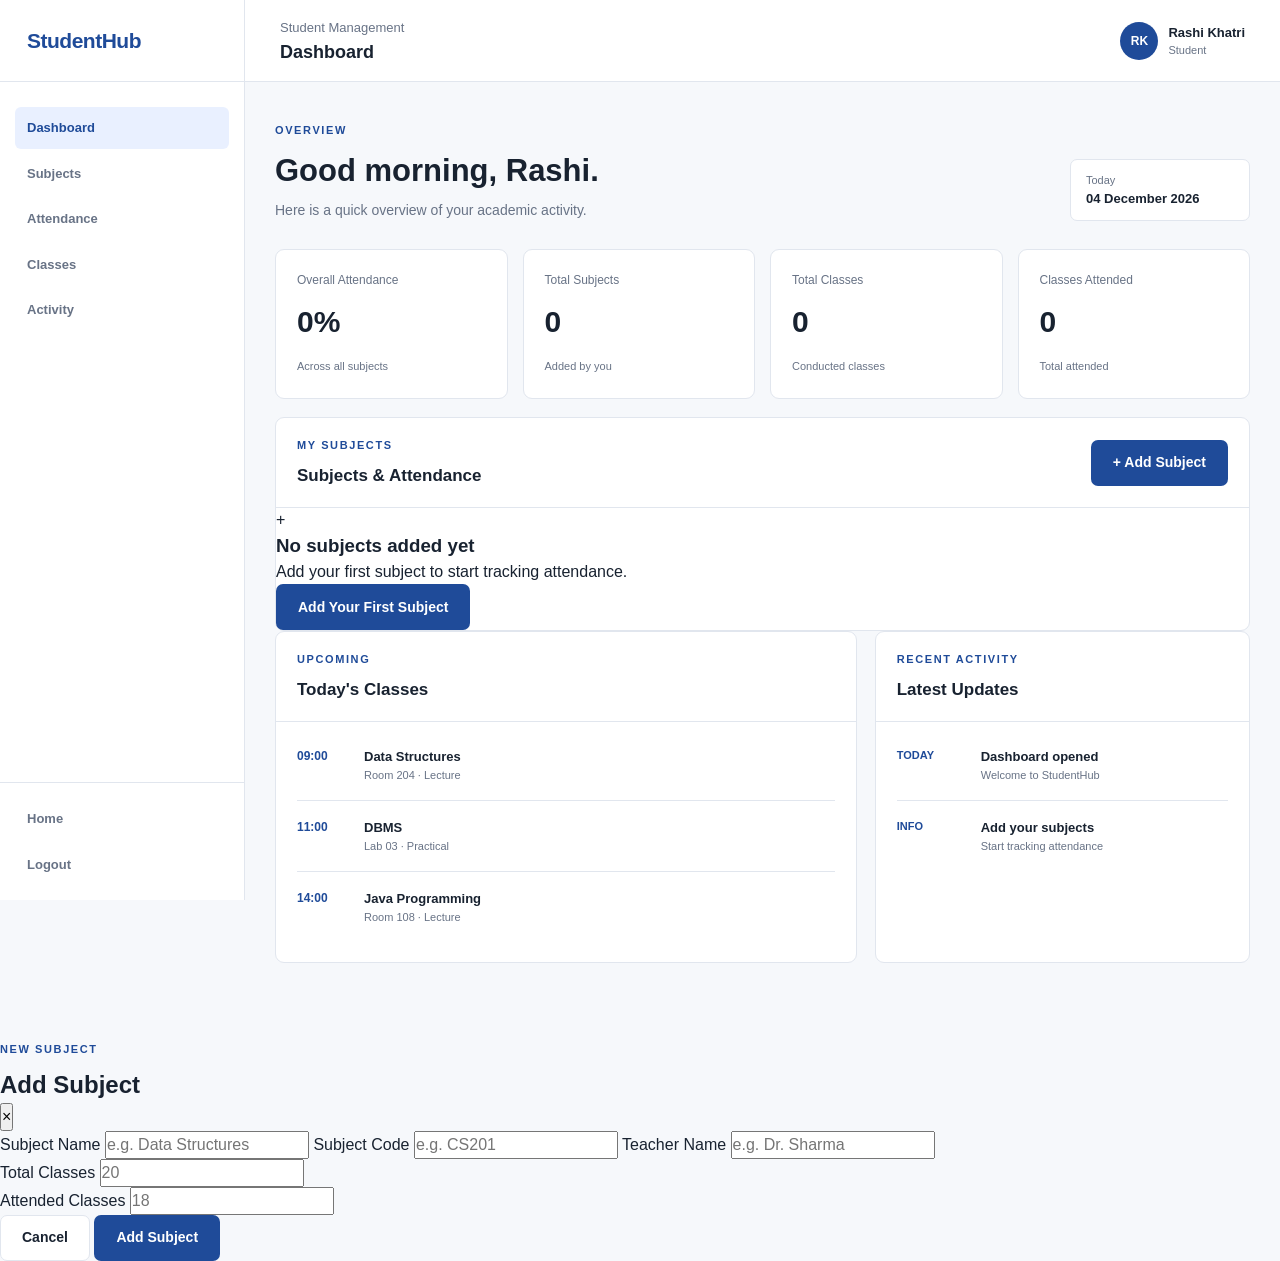
<file: index.html>
<!DOCTYPE html>
<html lang="en">

<head>
    <meta charset="UTF-8">
    <meta name="viewport" content="width=device-width, initial-scale=1.0">
    <title>Dashboard | StudentHub</title>
    <link rel="stylesheet" href="style.css">
</head>

<body class="dashboard-page">

    <!-- SIDEBAR -->
    <aside class="sidebar" id="sidebar">

        <div class="sidebar-brand">
            <a href="index.html" class="brand">StudentHub</a>
        </div>

        <nav class="side-nav">
            <a href="#dashboard" class="side-link active">Dashboard</a>
            <a href="#subjects" class="side-link">Subjects</a>
            <a href="#attendance" class="side-link">Attendance</a>
            <a href="#classes" class="side-link">Classes</a>
            <a href="#activity" class="side-link">Activity</a>
        </nav>

        <div class="sidebar-bottom">
            <a href="index.html" class="side-link">Home</a>
            <a href="login.html" class="side-link" id="logoutLink">Logout</a>
        </div>

    </aside>


    <!-- MAIN -->
    <div class="dashboard-main">

        <!-- HEADER -->
        <header class="dashboard-header">

            <button class="menu-btn" id="menuBtn">
                ☰
            </button>

            <div>
                <span class="muted">Student Management</span>
                <h2>Dashboard</h2>
            </div>

            <div class="profile">

                <div class="profile-avatar">
                    RK
                </div>

                <div class="profile-info">
                    <strong>Rashi Khatri</strong>
                    <span>Student</span>
                </div>

            </div>

        </header>


        <main class="dashboard-content" id="dashboard">

            <!-- WELCOME -->
            <section class="welcome-row">

                <div>
                    <p class="eyebrow">OVERVIEW</p>

                    <h1>
                        Good morning, Rashi.
                    </h1>

                    <p>
                        Here is a quick overview of your academic activity.
                    </p>
                </div>

                <div class="date-box">
                    <span>Today</span>
                    <strong id="todayDate"></strong>
                </div>

            </section>


            <!-- STATISTICS -->
            <section class="stats-grid">

                <article class="dashboard-card stat-card">

                    <span class="stat-label">
                        Overall Attendance
                    </span>

                    <strong class="stat-value" id="overallAttendance">
                        0%
                    </strong>

                    <span class="stat-note">
                        Across all subjects
                    </span>

                </article>


                <article class="dashboard-card stat-card">

                    <span class="stat-label">
                        Total Subjects
                    </span>

                    <strong class="stat-value" id="totalSubjects">
                        0
                    </strong>

                    <span class="stat-note">
                        Added by you
                    </span>

                </article>


                <article class="dashboard-card stat-card">

                    <span class="stat-label">
                        Total Classes
                    </span>

                    <strong class="stat-value" id="totalClasses">
                        0
                    </strong>

                    <span class="stat-note">
                        Conducted classes
                    </span>

                </article>


                <article class="dashboard-card stat-card">

                    <span class="stat-label">
                        Classes Attended
                    </span>

                    <strong class="stat-value" id="attendedClasses">
                        0
                    </strong>

                    <span class="stat-note">
                        Total attended
                    </span>

                </article>

            </section>


            <!-- SUBJECT SECTION -->
            <section class="dashboard-card subjects-card" id="subjects">

                <div class="card-heading">

                    <div>
                        <p class="eyebrow">MY SUBJECTS</p>

                        <h3>
                            Subjects & Attendance
                        </h3>
                    </div>

                    <button
                        class="btn btn-primary add-subject-btn"
                        id="openSubjectModal">

                        + Add Subject

                    </button>

                </div>


                <!-- SUBJECT LIST -->
                <div id="subjectList" class="subject-list">

                    <!-- JavaScript will add subjects here -->

                </div>


                <!-- EMPTY MESSAGE -->
                <div id="emptySubjects" class="empty-subjects">

                    <div class="empty-icon">
                        +
                    </div>

                    <h3>
                        No subjects added yet
                    </h3>

                    <p>
                        Add your first subject to start
                        tracking attendance.
                    </p>

                    <button
                        class="btn btn-primary"
                        id="emptyAddButton">

                        Add Your First Subject

                    </button>

                </div>

            </section>


            <!-- CLASSES + ACTIVITY -->
            <section class="content-grid">


                <!-- CLASSES -->
                <article class="dashboard-card" id="classes">

                    <div class="card-heading">

                        <div>

                            <p class="eyebrow">
                                UPCOMING
                            </p>

                            <h3>
                                Today's Classes
                            </h3>

                        </div>

                    </div>


                    <div class="class-list">

                        <div class="class-item">

                            <div class="time">
                                09:00
                            </div>

                            <div>

                                <strong>
                                    Data Structures
                                </strong>

                                <span>
                                    Room 204 · Lecture
                                </span>

                            </div>

                        </div>


                        <div class="class-item">

                            <div class="time">
                                11:00
                            </div>

                            <div>

                                <strong>
                                    DBMS
                                </strong>

                                <span>
                                    Lab 03 · Practical
                                </span>

                            </div>

                        </div>


                        <div class="class-item">

                            <div class="time">
                                14:00
                            </div>

                            <div>

                                <strong>
                                    Java Programming
                                </strong>

                                <span>
                                    Room 108 · Lecture
                                </span>

                            </div>

                        </div>

                    </div>

                </article>


                <!-- ACTIVITY -->
                <article class="dashboard-card" id="activity">

                    <div class="card-heading">

                        <div>

                            <p class="eyebrow">
                                RECENT ACTIVITY
                            </p>

                            <h3>
                                Latest Updates
                            </h3>

                        </div>

                    </div>


                    <div class="activity-list">

                        <div class="activity-item">

                            <span class="activity-date">
                                TODAY
                            </span>

                            <div>
                                <strong>
                                    Dashboard opened
                                </strong>

                                <span>
                                    Welcome to StudentHub
                                </span>
                            </div>

                        </div>


                        <div class="activity-item">

                            <span class="activity-date">
                                INFO
                            </span>

                            <div>
                                <strong>
                                    Add your subjects
                                </strong>

                                <span>
                                    Start tracking attendance
                                </span>
                            </div>

                        </div>

                    </div>

                </article>

            </section>

        </main>

    </div>


    <!-- OVERLAY -->
    <div
        class="sidebar-overlay"
        id="sidebarOverlay">
    </div>


    <!-- ADD SUBJECT MODAL -->
    <div
        class="modal-overlay"
        id="subjectModal">

        <div class="modal">

            <div class="modal-header">

                <div>

                    <p class="eyebrow">
                        NEW SUBJECT
                    </p>

                    <h2>
                        Add Subject
                    </h2>

                </div>

                <button
                    class="close-btn"
                    id="closeSubjectModal">

                    ×

                </button>

            </div>


            <form id="subjectForm">


                <label>
                    Subject Name
                </label>

                <input
                    type="text"
                    id="subjectName"
                    placeholder="e.g. Data Structures"
                    required
                >


                <label>
                    Subject Code
                </label>

                <input
                    type="text"
                    id="subjectCode"
                    placeholder="e.g. CS201"
                    required
                >


                <label>
                    Teacher Name
                </label>

                <input
                    type="text"
                    id="teacherName"
                    placeholder="e.g. Dr. Sharma"
                    required
                >


                <div class="form-two-columns">

                    <div>

                        <label>
                            Total Classes
                        </label>

                        <input
                            type="number"
                            id="totalClassInput"
                            placeholder="20"
                            min="0"
                            required
                        >

                    </div>


                    <div>

                        <label>
                            Attended Classes
                        </label>

                        <input
                            type="number"
                            id="attendedClassInput"
                            placeholder="18"
                            min="0"
                            required
                        >

                    </div>

                </div>


                <p
                    class="modal-error"
                    id="modalError">
                </p>


                <div class="modal-actions">

                    <button
                        type="button"
                        class="btn btn-outline"
                        id="cancelSubject">

                        Cancel

                    </button>

                    <button
                        type="submit"
                        class="btn btn-primary">

                        Add Subject

                    </button>

                </div>

            </form>

        </div>

    </div>


    <script src="script.js"></script>

</body>

</html>
</file>
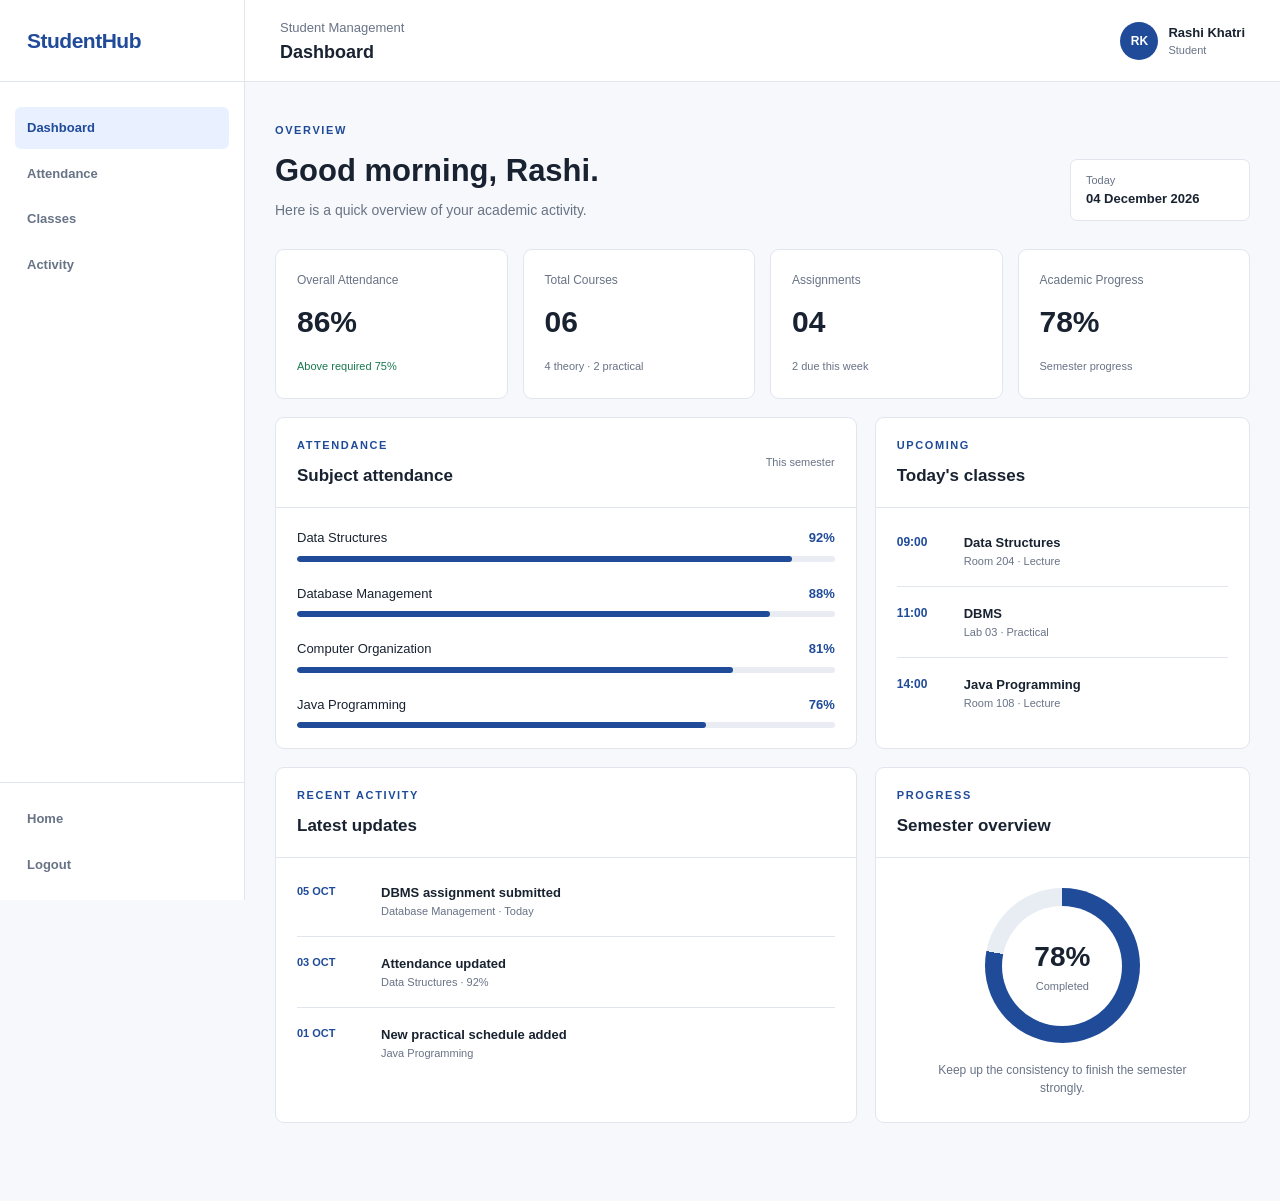
<file: dashboard.html>
<!DOCTYPE html>
<html lang="en">

<head>

    <meta charset="UTF-8">

    <meta name="viewport"
          content="width=device-width, initial-scale=1.0">

    <title>Dashboard | StudentHub</title>

    <link rel="stylesheet" href="style.css">

</head>


<body class="dashboard-page">


<!-- SIDEBAR -->

<aside class="sidebar" id="sidebar">

    <div class="sidebar-brand">

        <a href="index.html"
           class="brand">

            StudentHub

        </a>

    </div>


    <nav class="side-nav">

        <a href="dashboard.html"
           class="side-link active">

            Dashboard

        </a>

        <a href="#attendance"
           class="side-link">

            Attendance

        </a>

        <a href="#classes"
           class="side-link">

            Classes

        </a>

        <a href="#activity"
           class="side-link">

            Activity

        </a>

    </nav>


    <div class="sidebar-bottom">

        <a href="index.html"
           class="side-link">

            Home

        </a>

        <a href="login.html"
           class="side-link"
           id="logoutLink">

            Logout

        </a>

    </div>

</aside>



<!-- MAIN -->

<div class="dashboard-main">


    <!-- HEADER -->

    <header class="dashboard-header">

        <button
            class="menu-btn"
            id="menuBtn">

            ☰

        </button>


        <div>

            <span class="muted">
                Student Management
            </span>

            <h2>
                Dashboard
            </h2>

        </div>


        <div class="profile">

            <div class="profile-avatar">
                RK
            </div>

            <div class="profile-info">

                <strong>
                    Rashi Khatri
                </strong>

                <span>
                    Student
                </span>

            </div>

        </div>

    </header>



    <!-- CONTENT -->

    <main class="dashboard-content">


        <!-- WELCOME -->

        <section class="welcome-row">

            <div>

                <p class="eyebrow">
                    OVERVIEW
                </p>

                <h1>
                    Good morning, Rashi.
                </h1>

                <p>
                    Here is a quick overview of your academic activity.
                </p>

            </div>


            <div class="date-box">

                <span>
                    Today
                </span>

                <strong id="todayDate">
                    05 October 2026
                </strong>

            </div>

        </section>



        <!-- STAT CARDS -->

        <section class="stats-grid">


            <article class="dashboard-card stat-card">

                <span class="stat-label">
                    Overall Attendance
                </span>

                <strong class="stat-value">
                    86%
                </strong>

                <span class="stat-note positive">
                    Above required 75%
                </span>

            </article>



            <article class="dashboard-card stat-card">

                <span class="stat-label">
                    Total Courses
                </span>

                <strong class="stat-value">
                    06
                </strong>

                <span class="stat-note">
                    4 theory · 2 practical
                </span>

            </article>



            <article class="dashboard-card stat-card">

                <span class="stat-label">
                    Assignments
                </span>

                <strong class="stat-value">
                    04
                </strong>

                <span class="stat-note">
                    2 due this week
                </span>

            </article>



            <article class="dashboard-card stat-card">

                <span class="stat-label">
                    Academic Progress
                </span>

                <strong class="stat-value">
                    78%
                </strong>

                <span class="stat-note">
                    Semester progress
                </span>

            </article>

        </section>



        <!-- ATTENDANCE + CLASSES -->

        <section class="content-grid">


            <!-- ATTENDANCE -->

            <article
                class="dashboard-card large-card"
                id="attendance">

                <div class="card-heading">

                    <div>

                        <p class="eyebrow">
                            ATTENDANCE
                        </p>

                        <h3>
                            Subject attendance
                        </h3>

                    </div>

                    <span class="card-meta">
                        This semester
                    </span>

                </div>


                <div class="attendance-list">


                    <div class="attendance-item">

                        <div class="attendance-title">

                            <span>
                                Data Structures
                            </span>

                            <strong>
                                92%
                            </strong>

                        </div>

                        <div class="progress-track">
                            <span style="width:92%"></span>
                        </div>

                    </div>



                    <div class="attendance-item">

                        <div class="attendance-title">

                            <span>
                                Database Management
                            </span>

                            <strong>
                                88%
                            </strong>

                        </div>

                        <div class="progress-track">
                            <span style="width:88%"></span>
                        </div>

                    </div>



                    <div class="attendance-item">

                        <div class="attendance-title">

                            <span>
                                Computer Organization
                            </span>

                            <strong>
                                81%
                            </strong>

                        </div>

                        <div class="progress-track">
                            <span style="width:81%"></span>
                        </div>

                    </div>



                    <div class="attendance-item">

                        <div class="attendance-title">

                            <span>
                                Java Programming
                            </span>

                            <strong>
                                76%
                            </strong>

                        </div>

                        <div class="progress-track">
                            <span style="width:76%"></span>
                        </div>

                    </div>


                </div>

            </article>



            <!-- CLASSES -->

            <article
                class="dashboard-card"
                id="classes">

                <div class="card-heading">

                    <div>

                        <p class="eyebrow">
                            UPCOMING
                        </p>

                        <h3>
                            Today's classes
                        </h3>

                    </div>

                </div>


                <div class="class-list">


                    <div class="class-item">

                        <div class="time">
                            09:00
                        </div>

                        <div>

                            <strong>
                                Data Structures
                            </strong>

                            <span>
                                Room 204 · Lecture
                            </span>

                        </div>

                    </div>



                    <div class="class-item">

                        <div class="time">
                            11:00
                        </div>

                        <div>

                            <strong>
                                DBMS
                            </strong>

                            <span>
                                Lab 03 · Practical
                            </span>

                        </div>

                    </div>



                    <div class="class-item">

                        <div class="time">
                            14:00
                        </div>

                        <div>

                            <strong>
                                Java Programming
                            </strong>

                            <span>
                                Room 108 · Lecture
                            </span>

                        </div>

                    </div>


                </div>

            </article>

        </section>



        <!-- ACTIVITY + PROGRESS -->

        <section class="content-grid bottom-grid">


            <!-- ACTIVITY -->

            <article
                class="dashboard-card large-card"
                id="activity">

                <div class="card-heading">

                    <div>

                        <p class="eyebrow">
                            RECENT ACTIVITY
                        </p>

                        <h3>
                            Latest updates
                        </h3>

                    </div>

                </div>


                <div class="activity-list">


                    <div class="activity-item">

                        <span class="activity-date">
                            05 OCT
                        </span>

                        <div>

                            <strong>
                                DBMS assignment submitted
                            </strong>

                            <span>
                                Database Management · Today
                            </span>

                        </div>

                    </div>



                    <div class="activity-item">

                        <span class="activity-date">
                            03 OCT
                        </span>

                        <div>

                            <strong>
                                Attendance updated
                            </strong>

                            <span>
                                Data Structures · 92%
                            </span>

                        </div>

                    </div>



                    <div class="activity-item">

                        <span class="activity-date">
                            01 OCT
                        </span>

                        <div>

                            <strong>
                                New practical schedule added
                            </strong>

                            <span>
                                Java Programming
                            </span>

                        </div>

                    </div>


                </div>

            </article>



            <!-- PROGRESS -->

            <article
                class="dashboard-card progress-card">

                <div class="card-heading">

                    <div>

                        <p class="eyebrow">
                            PROGRESS
                        </p>

                        <h3>
                            Semester overview
                        </h3>

                    </div>

                </div>


                <div class="circle-progress">

                    <div class="circle-inner">

                        <strong>
                            78%
                        </strong>

                        <span>
                            Completed
                        </span>

                    </div>

                </div>


                <p class="center-note">
                    Keep up the consistency to finish
                    the semester strongly.
                </p>

            </article>

        </section>

    </main>

</div>


<div
    class="sidebar-overlay"
    id="sidebarOverlay">
</div>


<script src="script.js"></script>

</body>
</html>
</file>
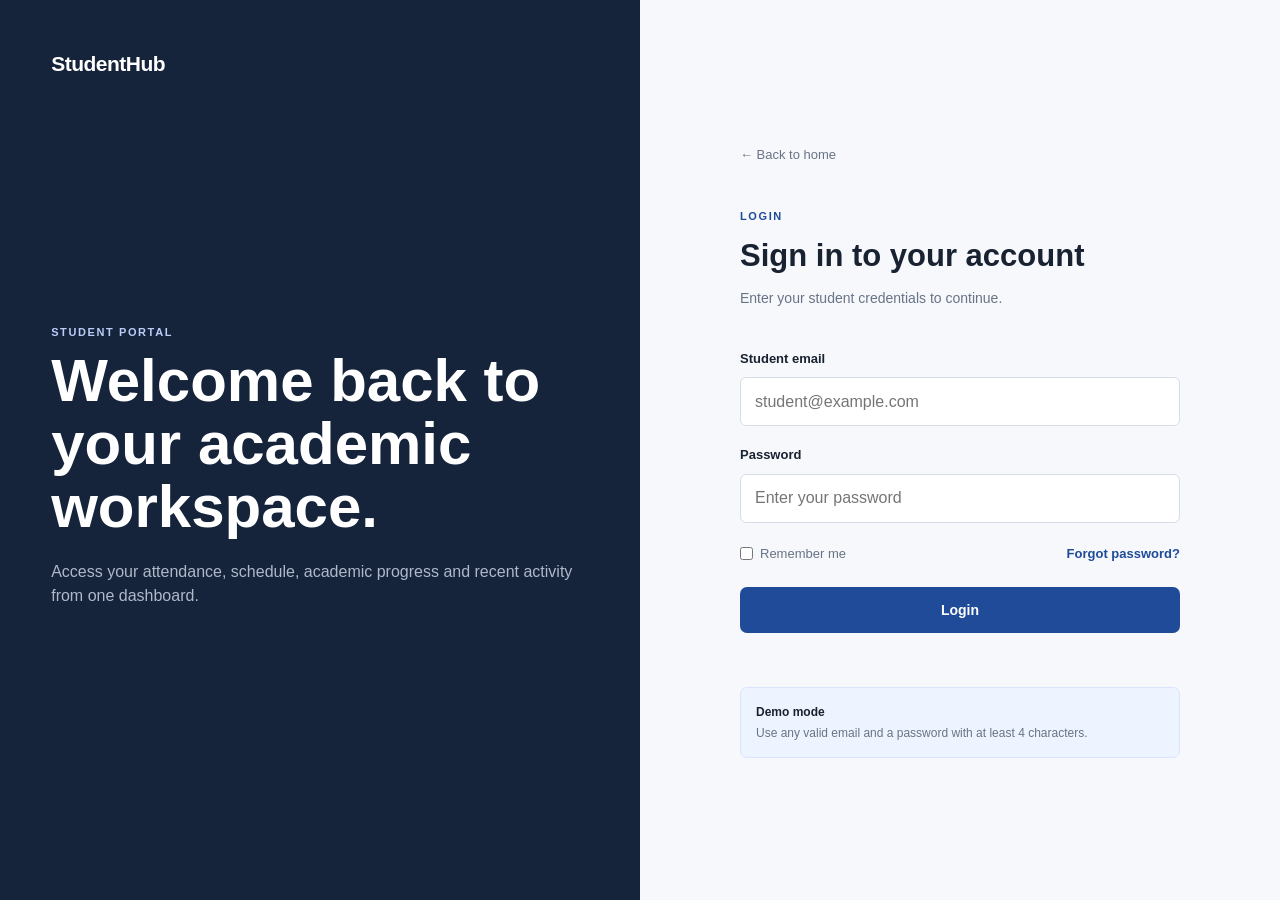
<file: login.html>
<!DOCTYPE html>
<html lang="en">

<head>

    <meta charset="UTF-8">

    <meta name="viewport"
          content="width=device-width, initial-scale=1.0">

    <title>Login | StudentHub</title>

    <link rel="stylesheet" href="style.css">

</head>


<body class="auth-page">


<main class="auth-layout">


    <!-- LEFT SIDE -->

    <section class="auth-info">

        <a href="index.html"
           class="brand brand-light">

            StudentHub

        </a>


        <div class="auth-info-content">

            <p class="eyebrow light">
                STUDENT PORTAL
            </p>

            <h1>
                Welcome back to your academic workspace.
            </h1>

            <p>
                Access your attendance, schedule, academic
                progress and recent activity from one dashboard.
            </p>

        </div>

    </section>



    <!-- LOGIN -->

    <section class="auth-card-wrap">

        <div class="auth-card">


            <a href="index.html"
               class="back-link">

                ← Back to home

            </a>


            <div class="auth-heading">

                <p class="eyebrow">
                    LOGIN
                </p>

                <h2>
                    Sign in to your account
                </h2>

                <p>
                    Enter your student credentials to continue.
                </p>

            </div>



            <form id="loginForm"
                  class="login-form">


                <label for="email">
                    Student email
                </label>

                <input
                    id="email"
                    type="email"
                    placeholder="student@example.com"
                    required
                >


                <label for="password">
                    Password
                </label>

                <input
                    id="password"
                    type="password"
                    placeholder="Enter your password"
                    required
                >



                <div class="form-row">

                    <label class="check-label">

                        <input
                            type="checkbox"
                            id="remember"
                        >

                        <span>
                            Remember me
                        </span>

                    </label>


                    <a href="#"
                       class="text-link"
                       id="forgotPassword">

                        Forgot password?

                    </a>

                </div>



                <button
                    type="submit"
                    class="btn btn-primary full-width">

                    Login

                </button>


                <p
                    class="form-message"
                    id="formMessage">
                </p>

            </form>



            <div class="demo-note">

                <strong>
                    Demo mode
                </strong>

                <span>
                    Use any valid email and a password
                    with at least 4 characters.
                </span>

            </div>


        </div>

    </section>

</main>


<script src="script.js"></script>

</body>
</html>
</file>
<file: style.css>
* {
    margin: 0;
    padding: 0;
    box-sizing: border-box;
}


:root {

    --primary: #1f4b99;
    --primary-dark: #173a78;

    --text: #182230;
    --muted: #687386;

    --border: #e1e6ee;

    --surface: #ffffff;
    --page: #f6f8fb;

    --success: #18794e;

    --dark: #15233b;
}


body {

    font-family:
        Inter,
        Arial,
        sans-serif;

    color: var(--text);

    background: var(--surface);

    line-height: 1.5;
}


a {
    color: inherit;
    text-decoration: none;
}


button,
input {
    font: inherit;
}


.container {

    width: min(
        1120px,
        calc(100% - 40px)
    );

    margin: auto;
}


/* =========================
   COMMON
========================= */


.brand {

    color: var(--primary);

    font-size: 21px;

    font-weight: 800;

    letter-spacing: -0.5px;
}


.btn {

    min-height: 46px;

    padding: 0 21px;

    display: inline-flex;

    align-items: center;

    justify-content: center;

    border-radius: 7px;

    border: 1px solid transparent;

    font-size: 14px;

    font-weight: 700;

    cursor: pointer;

    transition: 0.2s;
}


.btn-primary {

    background: var(--primary);

    color: white;
}


.btn-primary:hover {

    background: var(--primary-dark);
}


.btn-outline {

    border-color: var(--border);

    color: var(--text);

    background: white;
}


.btn-outline:hover {

    border-color: var(--primary);

    color: var(--primary);
}


.btn-light {

    background: white;

    color: var(--dark);
}


.full-width {
    width: 100%;
}


.eyebrow {

    color: var(--primary);

    font-size: 11px;

    font-weight: 800;

    letter-spacing: 1.6px;

    margin-bottom: 9px;
}


.eyebrow.light {
    color: #b9cdf8;
}


.muted {

    color: var(--muted);

    font-size: 13px;
}


/* =========================
   NAVBAR
========================= */


.site-header {

    background: white;

    border-bottom:
        1px solid var(--border);
}


.nav {

    height: 76px;

    display: flex;

    align-items: center;

    gap: 30px;
}


.nav-links {

    display: flex;

    gap: 30px;

    margin-left: auto;
}


.nav-links a {

    color: var(--muted);

    font-size: 14px;

    font-weight: 600;
}


.nav-links a:hover,
.nav-links a.active {

    color: var(--primary);
}


/* =========================
   HOME HERO
========================= */


.hero {

    background: #f5f8fd;

    padding: 88px 0 90px;
}


.hero-grid {

    display: grid;

    grid-template-columns:
        1.08fr
        0.92fr;

    align-items: center;

    gap: 70px;
}


.hero h1 {

    max-width: 680px;

    font-size:
        clamp(
            42px,
            5vw,
            64px
        );

    line-height: 1.05;

    letter-spacing: -2.5px;

    margin-bottom: 22px;
}


.hero-text {

    max-width: 600px;

    color: var(--muted);

    font-size: 17px;
}


.hero-actions {

    display: flex;

    gap: 12px;

    margin-top: 30px;

    flex-wrap: wrap;
}


.hero-panel {

    background: white;

    border:
        1px solid var(--border);

    border-radius: 12px;

    padding: 28px;
}


.panel-top {

    display: flex;

    justify-content:
        space-between;

    gap: 15px;

    padding-bottom: 24px;

    border-bottom:
        1px solid var(--border);
}


.panel-top h3 {

    font-size: 20px;

    margin-top: 4px;
}


.status-dot {

    color: var(--success);

    background: #edf8f2;

    border:
        1px solid #d1eddf;

    padding: 5px 9px;

    border-radius: 20px;

    font-size: 11px;

    font-weight: 700;
}


.mini-stats {

    display: grid;

    grid-template-columns:
        repeat(3, 1fr);

    gap: 12px;

    padding: 24px 0;
}


.mini-stat {

    background: #f7f9fc;

    padding: 16px;

    border-radius: 8px;
}


.mini-stat span,
.mini-stat strong {

    display: block;
}


.mini-stat span {

    color: var(--muted);

    font-size: 11px;

    margin-bottom: 4px;
}


.mini-stat strong {

    font-size: 24px;
}


.progress-label,
.attendance-title {

    display: flex;

    justify-content:
        space-between;

    margin-bottom: 8px;

    font-size: 13px;
}


.progress-label strong,
.attendance-title strong {

    color: var(--primary);
}


.progress-track {

    height: 7px;

    border-radius: 20px;

    background: #e9edf3;

    overflow: hidden;
}


.progress-track span {

    display: block;

    height: 100%;

    background: var(--primary);

    border-radius: inherit;
}


/* =========================
   FEATURES
========================= */


.section {

    padding: 95px 0;
}


.section-heading {

    max-width: 700px;

    margin-bottom: 42px;
}


.section-heading h2 {

    font-size: 38px;

    line-height: 1.15;

    margin-bottom: 12px;
}


.section-heading p:last-child {

    color: var(--muted);
}


.feature-grid {

    display: grid;

    grid-template-columns:
        repeat(4, 1fr);

    border-top:
        1px solid var(--border);

    border-left:
        1px solid var(--border);
}


.feature-card {

    min-height: 245px;

    padding: 27px;

    border-right:
        1px solid var(--border);

    border-bottom:
        1px solid var(--border);
}


.feature-number {

    color: var(--primary);

    font-size: 12px;

    font-weight: 800;
}


.feature-card h3 {

    font-size: 19px;

    margin: 55px 0 9px;
}


.feature-card p {

    color: var(--muted);

    font-size: 14px;
}


/* =========================
   CTA
========================= */


.cta-section {

    padding: 65px 0;

    background: var(--dark);

    color: white;
}


.cta {

    display: flex;

    align-items: center;

    justify-content:
        space-between;

    gap: 30px;
}


.cta .eyebrow {

    color: #a9c4f7;
}


.cta h2 {

    font-size: 38px;
}


/* =========================
   FOOTER
========================= */


.site-footer {

    background: #101b2e;

    color: #9ca9bb;
}


.footer-content {

    min-height: 68px;

    display: flex;

    align-items: center;

    justify-content:
        space-between;

    font-size: 12px;
}


/* =========================
   LOGIN
========================= */


.auth-page {

    min-height: 100vh;

    background: #f6f8fb;
}


.auth-layout {

    min-height: 100vh;

    display: grid;

    grid-template-columns:
        1fr 1fr;
}


.auth-info {

    background: var(--dark);

    color: white;

    padding: 48px 8%;

    display: flex;

    flex-direction: column;
}


.brand-light {
    color: white;
}


.auth-info-content {

    max-width: 530px;

    margin: auto 0;
}


.auth-info-content h1 {

    font-size:
        clamp(
            40px,
            5vw,
            60px
        );

    line-height: 1.05;

    margin-bottom: 22px;
}


.auth-info-content p:last-child {

    color: #aeb9c9;

    font-size: 16px;
}


.auth-card-wrap {

    display: flex;

    align-items: center;

    justify-content: center;

    padding: 40px;
}


.auth-card {

    width: min(
        440px,
        100%
    );
}


.back-link {

    color: var(--muted);

    font-size: 13px;
}


.auth-heading {

    margin: 42px 0 30px;
}


.auth-heading h2 {

    font-size: 31px;

    margin-bottom: 8px;
}


.auth-heading p:last-child {

    color: var(--muted);

    font-size: 14px;
}


.login-form {

    display: grid;

    gap: 9px;
}


.login-form > label {

    font-size: 13px;

    font-weight: 700;

    margin-top: 10px;
}


.login-form input[type="email"],
.login-form input[type="password"] {

    height: 49px;

    width: 100%;

    border:
        1px solid #d7dde7;

    border-radius: 6px;

    padding: 0 14px;

    outline: none;
}


.login-form input:focus {

    border-color:
        var(--primary);
}


.form-row {

    display: flex;

    align-items: center;

    justify-content:
        space-between;

    margin: 12px 0 15px;
}


.check-label {

    display: flex;

    align-items: center;

    gap: 7px;

    color: var(--muted);

    font-size: 13px;
}


.text-link {

    color: var(--primary);

    font-size: 13px;

    font-weight: 600;
}


.form-message {

    min-height: 20px;

    color: #b42318;

    font-size: 12px;
}


.demo-note {

    margin-top: 25px;

    padding: 15px;

    background: #eef4ff;

    border:
        1px solid #d9e5fb;

    border-radius: 7px;

    display: grid;

    gap: 3px;

    font-size: 12px;
}


.demo-note span {

    color: var(--muted);
}


/* =========================
   DASHBOARD
========================= */


.dashboard-page {

    background: var(--page);
}


.sidebar {

    position: fixed;

    inset: 0 auto 0 0;

    width: 245px;

    background: white;

    border-right:
        1px solid var(--border);

    display: flex;

    flex-direction: column;

    z-index: 20;
}


.sidebar-brand {

    height: 82px;

    padding: 0 27px;

    display: flex;

    align-items: center;

    border-bottom:
        1px solid var(--border);
}


.side-nav {

    padding: 25px 15px;

    display: grid;

    gap: 4px;
}


.side-link {

    padding: 11px 12px;

    border-radius: 6px;

    color: var(--muted);

    font-size: 13px;

    font-weight: 600;
}


.side-link:hover,
.side-link.active {

    background: #e9f0ff;

    color: var(--primary);
}


.sidebar-bottom {

    margin-top: auto;

    padding: 15px;

    border-top:
        1px solid var(--border);

    display: grid;

    gap: 4px;
}


.dashboard-main {

    margin-left: 245px;

    min-height: 100vh;
}


.dashboard-header {

    min-height: 82px;

    background: white;

    border-bottom:
        1px solid var(--border);

    padding: 0 35px;

    display: flex;

    align-items: center;

    gap: 18px;
}


.dashboard-header h2 {

    font-size: 18px;
}


.profile {

    margin-left: auto;

    display: flex;

    align-items: center;

    gap: 10px;
}


.profile-avatar {

    width: 38px;

    height: 38px;

    display: grid;

    place-items: center;

    background: var(--primary);

    color: white;

    border-radius: 50%;

    font-size: 12px;

    font-weight: 800;
}


.profile-info strong,
.profile-info span {

    display: block;
}


.profile-info strong {

    font-size: 13px;
}


.profile-info span {

    color: var(--muted);

    font-size: 11px;
}


.menu-btn {

    display: none;

    border: 0;

    background: transparent;

    font-size: 20px;

    cursor: pointer;
}


.dashboard-content {

    width:
        min(
            1240px,
            calc(100% - 60px)
        );

    margin: auto;

    padding: 40px 0 60px;
}


.welcome-row {

    display: flex;

    justify-content:
        space-between;

    align-items:
        flex-end;

    gap: 25px;

    margin-bottom: 28px;
}


.welcome-row h1 {

    font-size: 31px;

    margin-bottom: 6px;
}


.welcome-row p:last-child {

    color: var(--muted);

    font-size: 14px;
}


.date-box {

    min-width: 180px;

    padding: 12px 15px;

    background: white;

    border:
        1px solid var(--border);

    border-radius: 7px;
}


.date-box span,
.date-box strong {

    display: block;
}


.date-box span {

    color: var(--muted);

    font-size: 11px;
}


.date-box strong {

    font-size: 13px;
}


/* STATISTICS */


.stats-grid {

    display: grid;

    grid-template-columns:
        repeat(4, 1fr);

    gap: 15px;

    margin-bottom: 18px;
}


.dashboard-card {

    background: white;

    border:
        1px solid var(--border);

    border-radius: 9px;
}


.stat-card {

    padding: 21px;
}


.stat-label {

    display: block;

    color: var(--muted);

    font-size: 12px;

    margin-bottom: 10px;
}


.stat-value {

    display: block;

    font-size: 30px;

    margin-bottom: 9px;
}


.stat-note {

    color: var(--muted);

    font-size: 11px;
}


.stat-note.positive {

    color: var(--success);
}


/* CONTENT GRID */


.content-grid {

    display: grid;

    grid-template-columns:
        1.55fr 1fr;

    gap: 18px;

    margin-bottom: 18px;
}


.card-heading {

    min-height: 79px;

    padding: 19px 21px;

    border-bottom:
        1px solid var(--border);

    display: flex;

    align-items: center;

    justify-content:
        space-between;
}


.card-heading h3 {

    font-size: 17px;
}


.card-meta {

    color: var(--muted);

    font-size: 11px;
}


.attendance-list {

    padding: 20px 21px;

    display: grid;

    gap: 22px;
}


.attendance-item .progress-track {

    height: 6px;
}


/* CLASSES */


.class-list {

    padding: 8px 21px 20px;
}


.class-item {

    display: grid;

    grid-template-columns:
        55px 1fr;

    gap: 12px;

    padding: 17px 0;

    border-bottom:
        1px solid var(--border);
}


.class-item:last-child {

    border-bottom: 0;
}


.class-item .time {

    color: var(--primary);

    font-size: 12px;

    font-weight: 800;
}


.class-item strong,
.class-item span {

    display: block;
}


.class-item strong {

    font-size: 13px;
}


.class-item span {

    color: var(--muted);

    font-size: 11px;
}


/* ACTIVITY */


.activity-list {

    padding: 8px 21px 20px;
}


.activity-item {

    display: grid;

    grid-template-columns:
        70px 1fr;

    gap: 14px;

    padding: 17px 0;

    border-bottom:
        1px solid var(--border);
}


.activity-item:last-child {

    border-bottom: 0;
}


.activity-date {

    color: var(--primary);

    font-size: 11px;

    font-weight: 800;
}


.activity-item strong,
.activity-item span {

    display: block;
}


.activity-item strong {

    font-size: 13px;
}


.activity-item div span {

    color: var(--muted);

    font-size: 11px;
}


/* CIRCLE PROGRESS */


.progress-card {

    padding-bottom: 25px;
}


.circle-progress {

    width: 155px;

    height: 155px;

    margin: 30px auto 18px;

    border-radius: 50%;

    background:
        conic-gradient(
            var(--primary)
            0 78%,
            #e8edf4
            78% 100%
        );

    display: grid;

    place-items: center;
}


.circle-inner {

    width: 120px;

    height: 120px;

    border-radius: 50%;

    background: white;

    display: grid;

    place-content: center;

    text-align: center;
}


.circle-inner strong {

    font-size: 28px;
}


.circle-inner span {

    color: var(--muted);

    font-size: 11px;
}


.center-note {

    max-width: 250px;

    margin: auto;

    text-align: center;

    color: var(--muted);

    font-size: 12px;
}


/* =========================
   RESPONSIVE
========================= */


@media (max-width: 980px) {

    .hero-grid {

        grid-template-columns: 1fr;

        gap: 45px;
    }


    .feature-grid {

        grid-template-columns:
            repeat(2, 1fr);
    }


    .stats-grid {

        grid-template-columns:
            repeat(2, 1fr);
    }


    .content-grid {

        grid-template-columns: 1fr;
    }

}


@media (max-width: 760px) {

    .container {

        width:
            calc(100% - 28px);
    }


    .nav {

        height: 68px;
    }


    .nav-links {

        display: none;
    }


    .hero {

        padding: 60px 0;
    }


    .hero h1 {

        font-size: 43px;
    }


    .mini-stats {

        grid-template-columns: 1fr;
    }


    .feature-grid {

        grid-template-columns: 1fr;
    }


    .cta {

        align-items: flex-start;

        flex-direction: column;
    }


    .footer-content {

        flex-direction: column;

        justify-content: center;

        gap: 5px;
    }


    /* LOGIN */

    .auth-layout {

        grid-template-columns: 1fr;
    }


    .auth-info {

        min-height: 330px;

        padding: 30px 25px;
    }


    .auth-info-content {

        margin-top: auto;
    }


    .auth-info-content h1 {

        font-size: 38px;
    }


    /* SIDEBAR */

    .sidebar {

        transform:
            translateX(-100%);

        transition:
            transform 0.2s;
    }


    .sidebar.open {

        transform:
            translateX(0);
    }


    .sidebar-overlay.open {

        display: block;

        position: fixed;

        inset: 0;

        background:
            rgba(
                15,
                27,
                46,
                0.28
            );

        z-index: 10;
    }


    .dashboard-main {

        margin-left: 0;
    }


    .dashboard-header {

        padding: 0 18px;
    }


    .menu-btn {

        display: block;
    }


    .profile-info {

        display: none;
    }


    .dashboard-content {

        width:
            calc(100% - 28px);

        padding-top: 28px;
    }


    .welcome-row {

        align-items:
            flex-start;

        flex-direction: column;
    }


    .date-box {

        width: 100%;
    }

}


@media (max-width: 480px) {

    .stats-grid {

        grid-template-columns: 1fr;
    }


    .hero h1 {

        font-size: 36px;
    }


    .hero-actions .btn {

        width: 100%;
    }


    .panel-top {

        flex-direction: column;
    }


    .form-row {

        align-items:
            flex-start;

        flex-direction: column;

        gap: 9px;
    }


    .welcome-row h1 {

        font-size: 27px;
    }
    .add-subject-btn {
    padding: 10px 16px;
    border: none;
    border-radius: 6px;
    background: #2563eb;
    color: white;
    cursor: pointer;
    font-weight: 600;
}

.modal-overlay {
    position: fixed;
    inset: 0;
    background: rgba(0, 0, 0, 0.45);
    display: none;
    align-items: center;
    justify-content: center;
    padding: 20px;
    z-index: 1000;
}

.modal-overlay.active {
    display: flex;
}

.modal {
    width: 100%;
    max-width: 500px;
    background: white;
    padding: 25px;
    border-radius: 10px;
}

.modal-header {
    display: flex;
    justify-content: space-between;
    align-items: center;
    margin-bottom: 20px;
}

.modal-header h2 {
    margin: 0;
}

.close-btn {
    border: none;
    background: #f1f1f1;
    font-size: 22px;
    width: 35px;
    height: 35px;
    border-radius: 5px;
    cursor: pointer;
}

#subjectForm {
    display: flex;
    flex-direction: column;
    gap: 8px;
}

#subjectForm label {
    font-weight: 600;
    font-size: 14px;
    margin-top: 8px;
}

#subjectForm input {
    height: 42px;
    padding: 0 12px;
    border: 1px solid #d5d5d5;
    border-radius: 6px;
    outline: none;
}

#subjectForm input:focus {
    border-color: #2563eb;
}

.modal-error {
    color: red;
    font-size: 13px;
    min-height: 18px;
}

.modal-actions {
    display: flex;
    justify-content: flex-end;
    gap: 10px;
    margin-top: 15px;
}

.btn {
    padding: 10px 18px;
    border: none;
    border-radius: 6px;
    cursor: pointer;
    font-weight: 600;
}

.btn.primary {
    background: #2563eb;
    color: white;
}

.btn.secondary {
    background: #eeeeee;
    color: #333;
}

.subject-item {
    display: flex;
    justify-content: space-between;
    align-items: center;
    padding: 15px;
    margin-top: 10px;
    border: 1px solid #ddd;
    border-radius: 8px;
}

.subject-item h3 {
    margin: 0 0 5px;
}

.subject-item p {
    margin: 3px 0;
    color: #666;
    font-size: 13px;
}

.delete-btn {
    border: none;
    background: #ffe5e5;
    color: red;
    padding: 7px 12px;
    border-radius: 5px;
    cursor: pointer;
}

}
</file>
